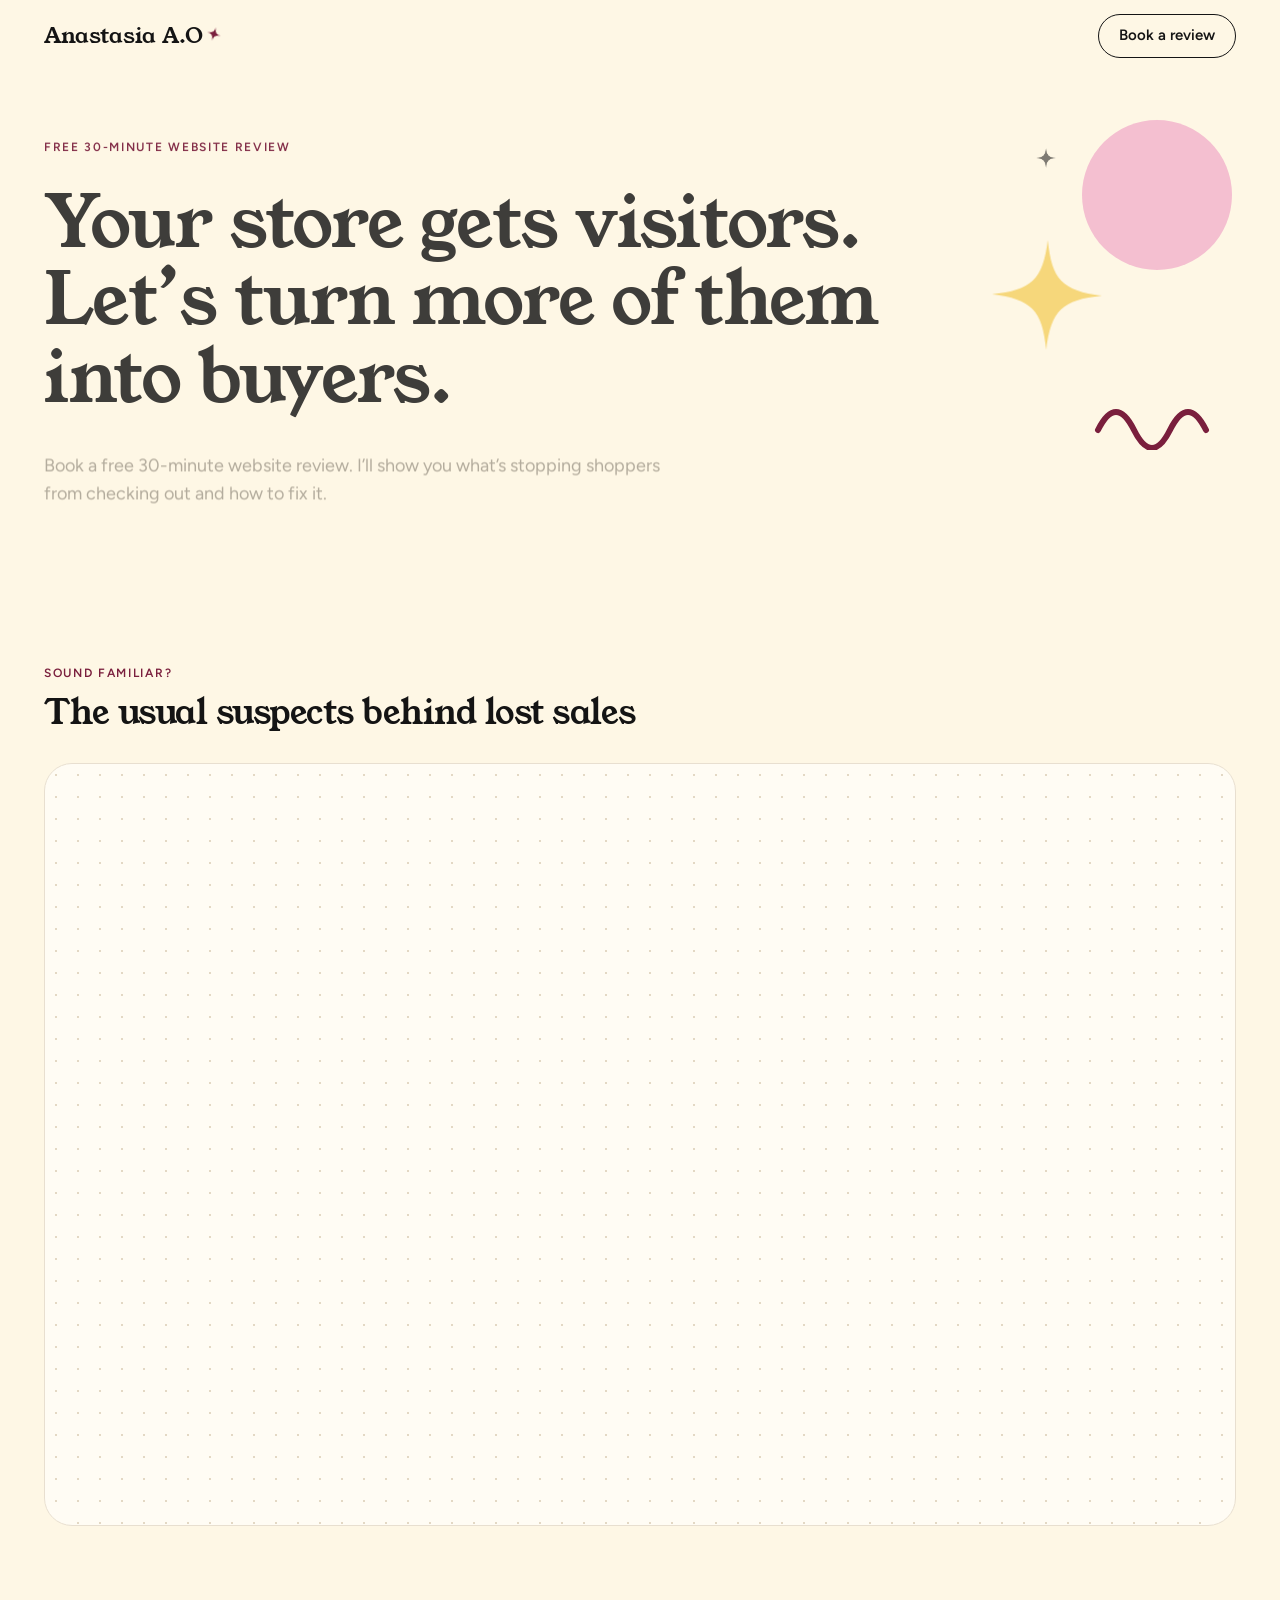
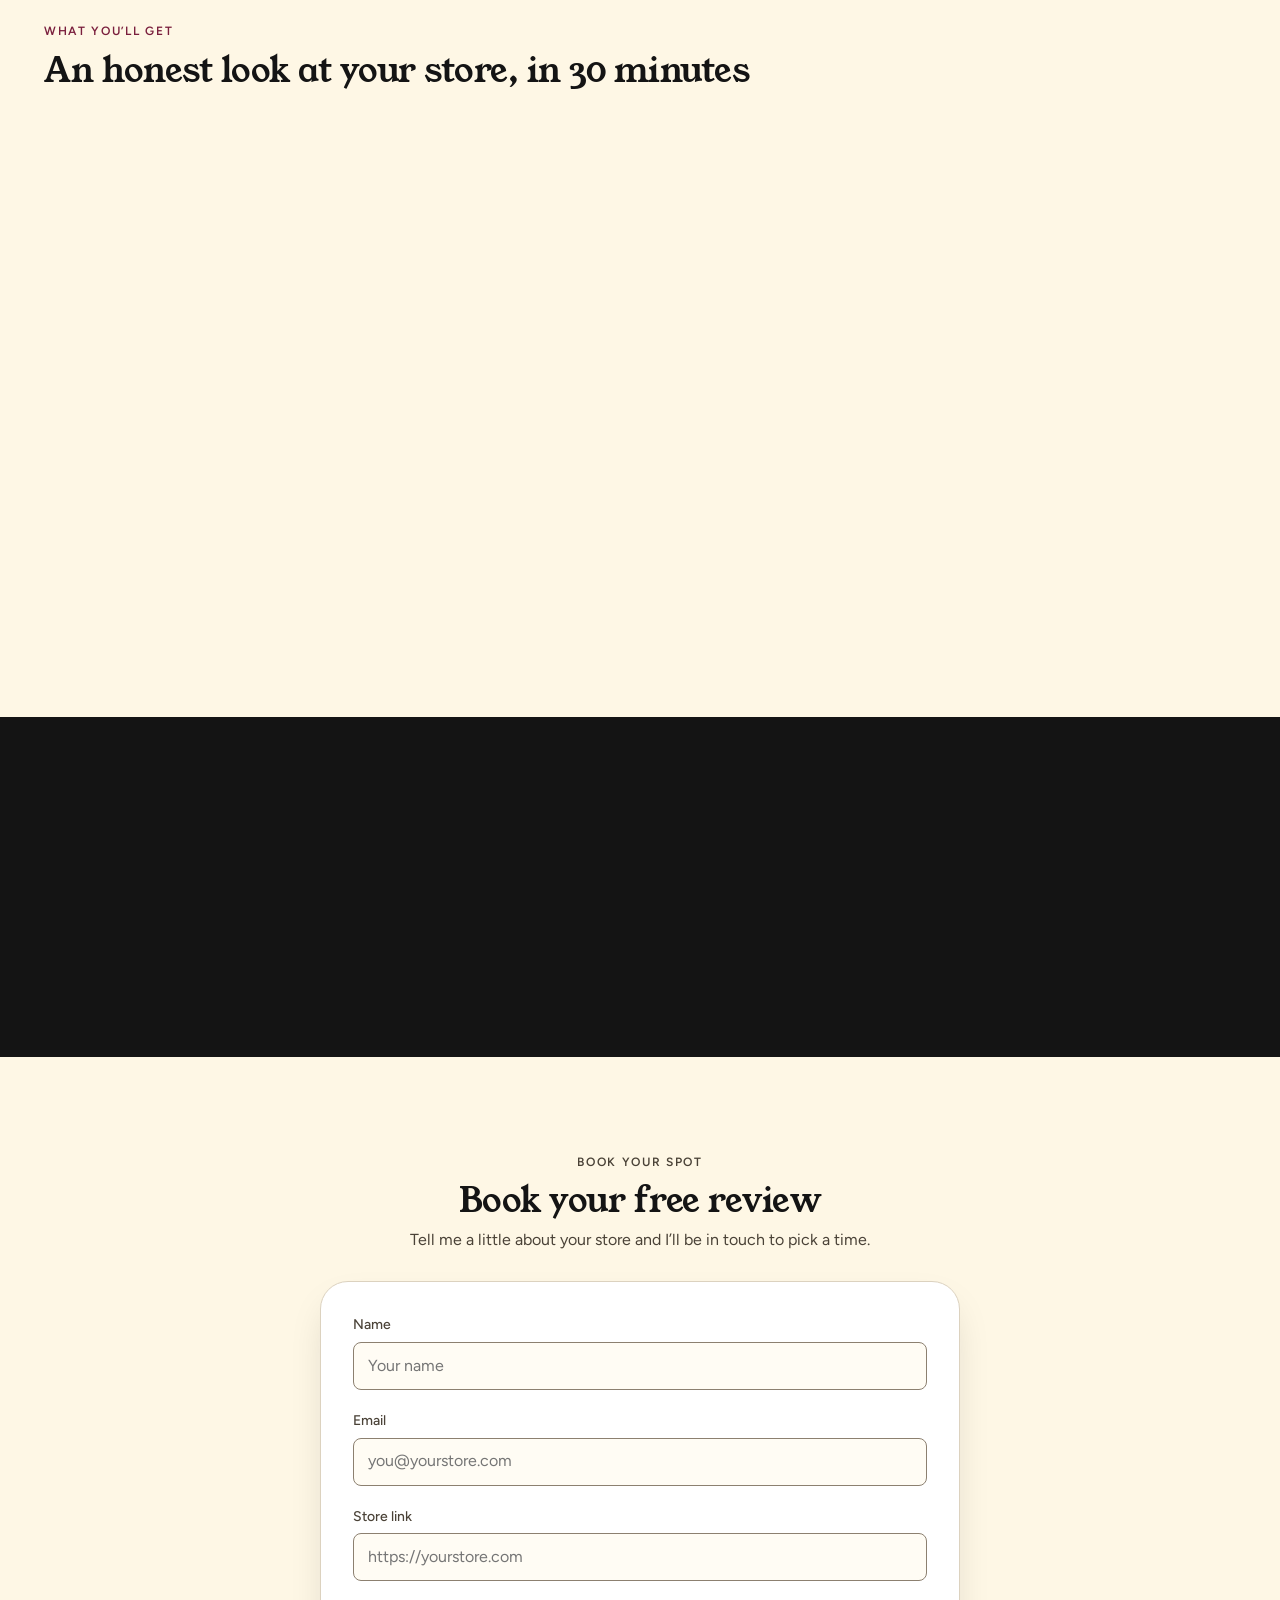
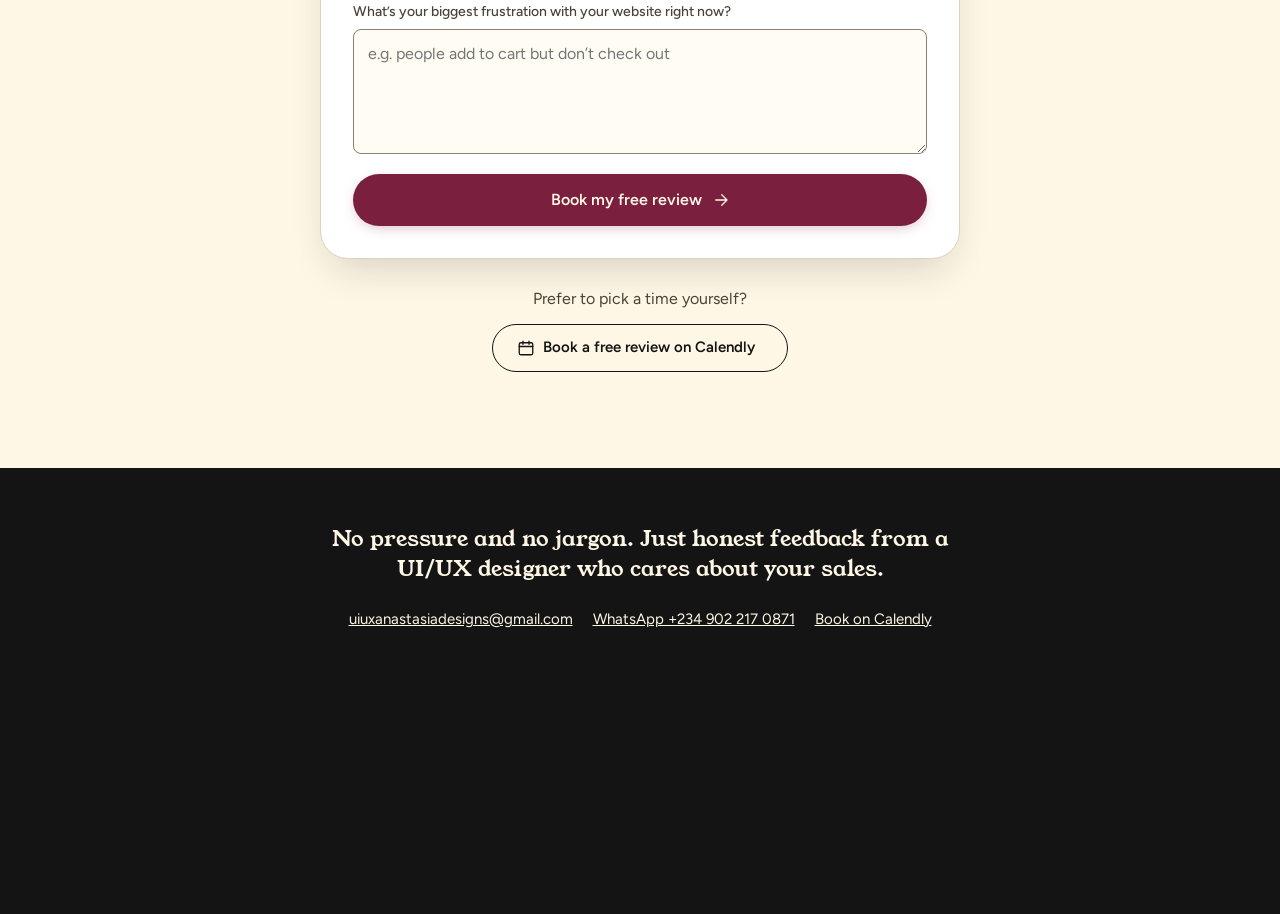
<file: index.html>
<!DOCTYPE html>
<html>
<head>
  <meta http-equiv="refresh" content="0; url=free-website-review/free-website-review/free-website-review/">
  <title>Free Website Review</title>
</head>
<body></body>
</html>
</file>
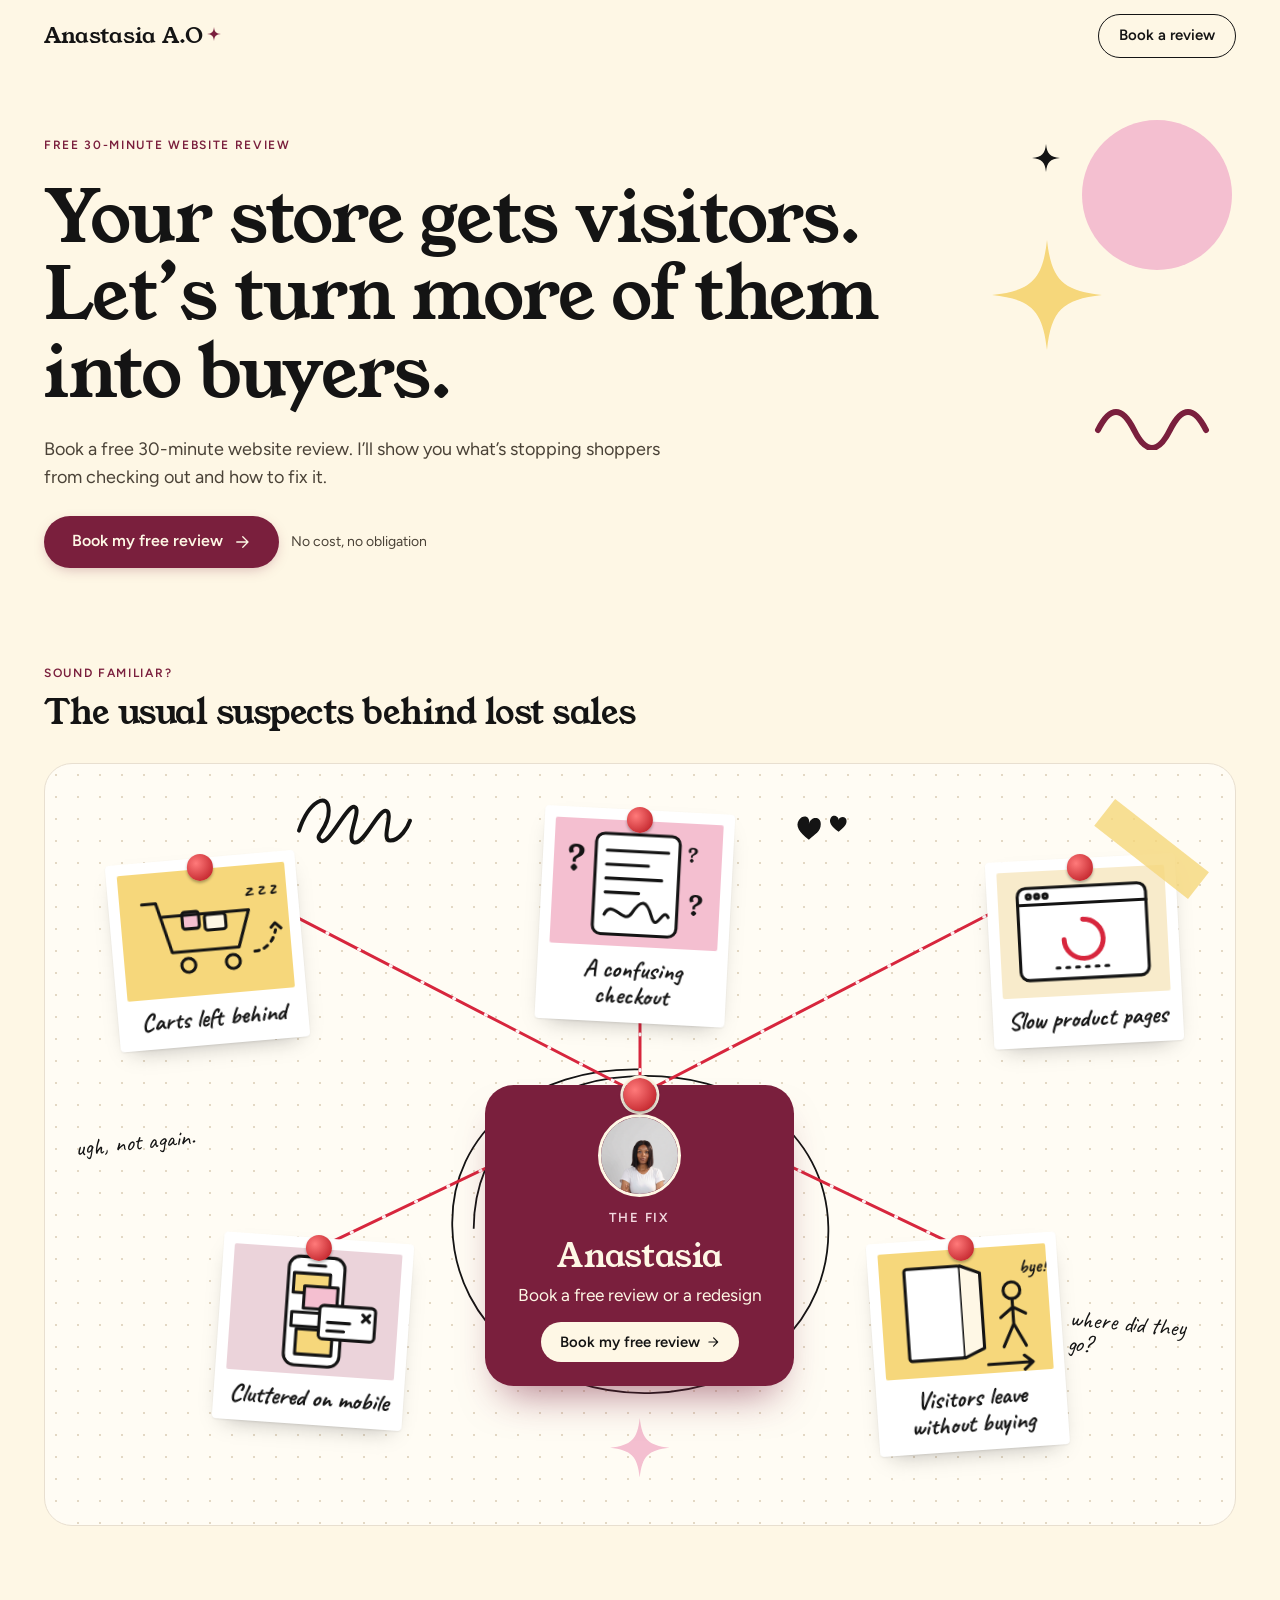
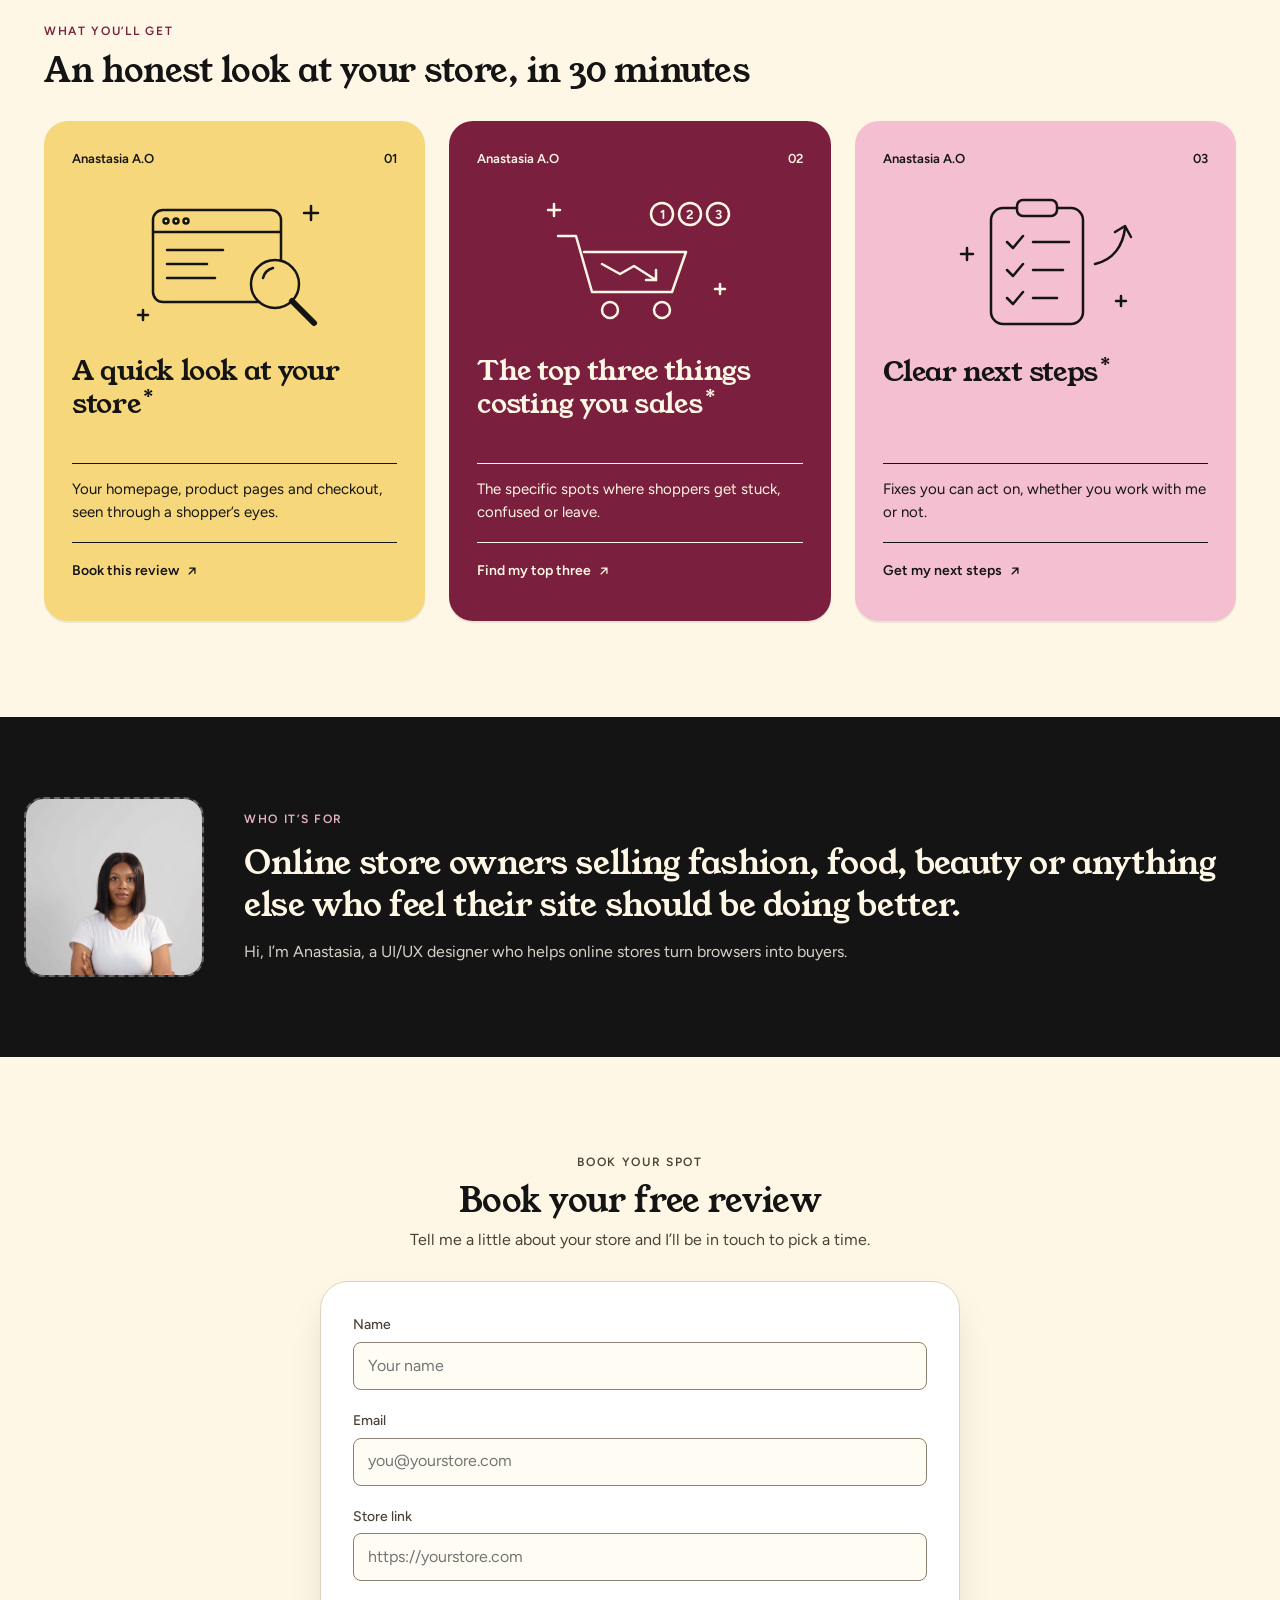
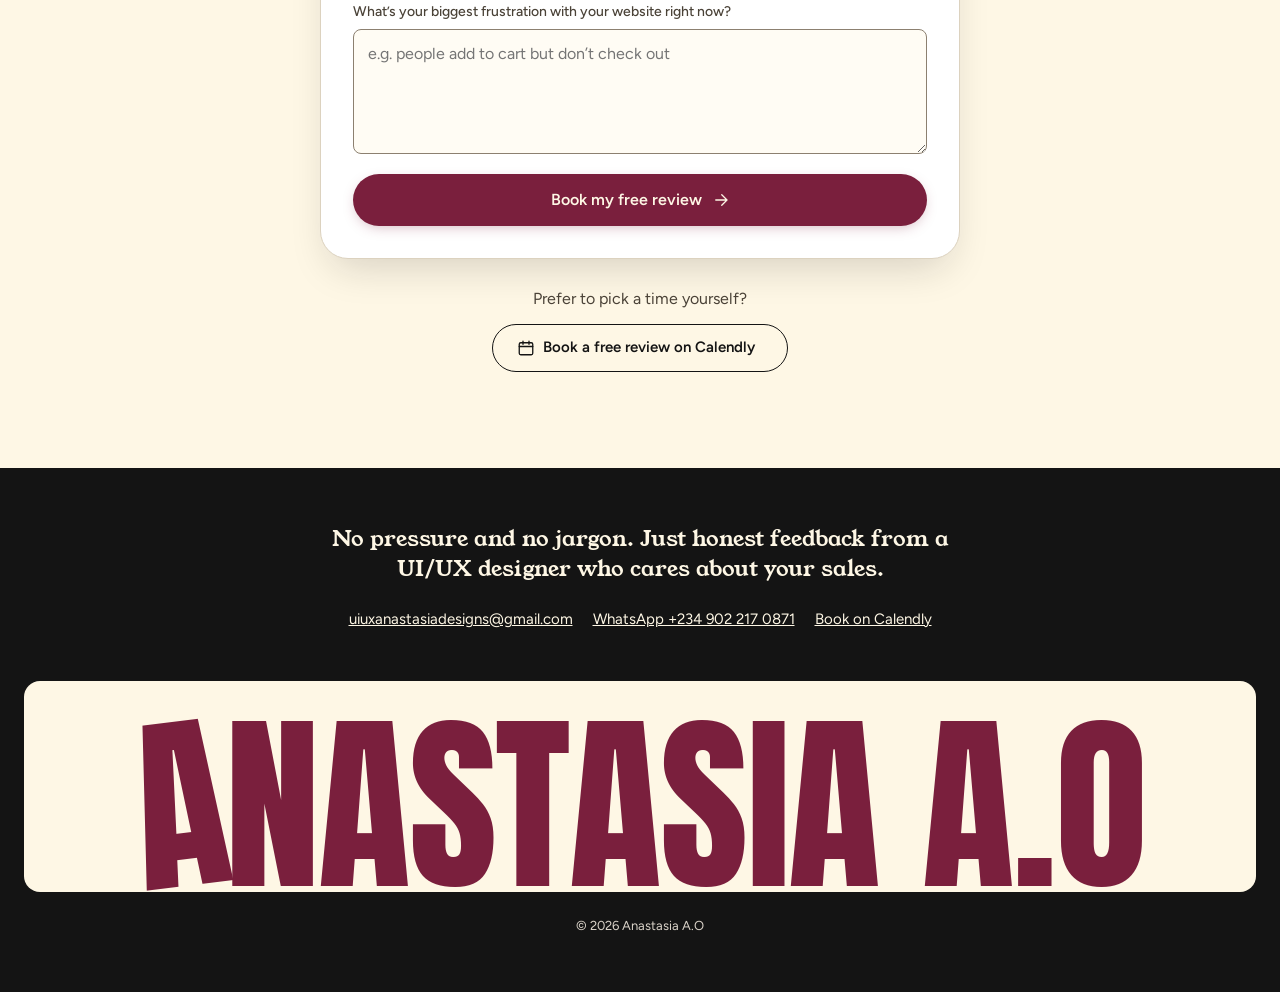
<file: free-website-review/free-website-review/free-website-review/index.html>
<!DOCTYPE html>
<html lang="en">
<head>
  <meta charset="utf-8">
  <meta name="viewport" content="width=device-width, initial-scale=1">
  <title>Free Website Review for Online Stores | Anastasia A.O</title>
  <meta name="description" content="Book a free 30-minute website review. UI/UX designer Anastasia A.O shows online store owners what is stopping shoppers from checking out and how to fix it.">
  <meta name="theme-color" content="#7A1F3D">
  <meta property="og:title" content="Free Website Review for Online Stores | Anastasia A.O">
  <meta property="og:description" content="Your store gets visitors. Let's turn more of them into buyers. Book a free 30-minute website review.">
  <meta property="og:type" content="website">
  <link rel="icon" href="favicon.svg" type="image/svg+xml">
  <link rel="preconnect" href="https://fonts.googleapis.com">
  <link rel="preconnect" href="https://fonts.gstatic.com" crossorigin>
  <link href="https://fonts.googleapis.com/css2?family=Young+Serif&amp;family=Figtree:wght@400;500;600;700&amp;family=Caveat:wght@500;700&amp;family=Anton&amp;display=swap" rel="stylesheet">
  <link rel="stylesheet" href="assets/css/styles.css">
</head>
<body>
<a class="skip-link" href="#book">Skip to the booking form</a>

<header class="site-header container">
  <a class="logo" href="#top" aria-label="Anastasia A.O, back to top">Anastasia A.O<svg class="logo-star" width="14" height="14" viewBox="0 0 100 100" fill="currentColor" aria-hidden="true"><path d="M50 0C54 36 64 46 100 50C64 54 54 64 50 100C46 64 36 54 0 50C36 46 46 36 50 0Z"/></svg></a>
  <a class="btn btn-outline" href="#book" data-book>Book a review</a>
</header>

<main id="top">

  <!-- Hero -->
  <section class="hero container" aria-labelledby="hero-title">
    <div class="hero-deco" aria-hidden="true">
      <div class="deco-circle"></div>
      <svg class="deco-spark" width="28" height="28" viewBox="0 0 100 100" fill="currentColor"><path d="M50 0C54 36 64 46 100 50C64 54 54 64 50 100C46 64 36 54 0 50C36 46 46 36 50 0Z"/></svg>
      <svg class="deco-star" width="110" height="110" viewBox="0 0 100 100" fill="currentColor"><path d="M50 0C54 36 64 46 100 50C64 54 54 64 50 100C46 64 36 54 0 50C36 46 46 36 50 0Z"/></svg>
      <svg class="deco-squiggle" width="120" height="60" viewBox="0 0 120 60" fill="none" stroke="currentColor" stroke-width="6" stroke-linecap="round"><path d="M6 40c12-24 24-24 36 0s24 24 36 0 24-24 36 0"/></svg>
    </div>
    <div class="hero-inner">
      <p class="overline rise d1" style="margin:0">Free 30-minute website review</p>
      <h1 id="hero-title" class="hero-title rise d2">Your store gets visitors. Let’s turn more of them into buyers.</h1>
      <p class="lead rise d3">Book a free 30-minute website review. I’ll show you what’s stopping shoppers from checking out and how to fix it.</p>
      <div class="cta-row rise d4">
        <a class="btn btn-solid" href="#book" data-book>Book my free review
          <svg class="arr" width="18" height="18" viewBox="0 0 24 24" fill="none" stroke="currentColor" stroke-width="1.75" stroke-linecap="round" stroke-linejoin="round" aria-hidden="true"><path d="M5 12h14M13 5l7 7-7 7"/></svg>
        </a>
        <span class="cta-note">No cost, no obligation</span>
      </div>
    </div>
  </section>

  <!-- Problems pinboard + offer -->
  <section class="offer container" aria-labelledby="problems-title">
    <div class="problems">
      <p class="overline">Sound familiar?</p>
      <h2 id="problems-title" class="h2">The usual suspects behind lost sales</h2>

      <div class="board">
        <svg class="doodle doodle-draw" viewBox="0 0 340 290" fill="none" stroke="#141414" stroke-width="1.5" aria-hidden="true" style="left:33%;top:37%;width:34%;height:49%"><path style="--len:2000" d="M170 8C80 6 10 60 12 140c2 86 80 142 166 140 90-2 152-62 150-140C326 60 254 8 160 14 84 18 30 70 30 142"/></svg>
        <svg class="doodle doodle-draw" viewBox="0 0 120 60" fill="none" stroke="#141414" stroke-width="4" stroke-linecap="round" aria-hidden="true" style="left:21%;top:3%;width:10%"><path style="--len:400" d="M4 44c10-30 30-40 30-20s-16 24-8 30 26-36 34-34-10 34 0 36 24-34 32-32-6 30 4 30 18-14 20-20"/></svg>
        <svg class="doodle" viewBox="0 0 60 40" fill="#141414" aria-hidden="true" style="left:63%;top:6%;width:5%"><path d="M14 30C4 22 0 16 4 10s12-4 10 4c2-8 12-8 12 0s-6 10-12 16z"/><path d="M44 22c-8-6-10-10-8-14s8-2 8 2c1-4 8-4 8 1s-4 7-8 11z"/></svg>
        <div class="doodle tape" aria-hidden="true"></div>
        <div class="doodle note note-1" aria-hidden="true">ugh, not again.</div>
        <div class="doodle note note-2" aria-hidden="true">where did they go?</div>
        <svg class="doodle" viewBox="0 0 100 100" fill="#F4BFD0" aria-hidden="true" style="left:47.5%;top:86%;width:5%"><path d="M50 0C54 36 64 46 100 50C64 54 54 64 50 100C46 64 36 54 0 50C36 46 46 36 50 0Z"/></svg>

        <svg class="threads" viewBox="0 0 1000 640" fill="none" stroke-linecap="round" aria-hidden="true">
          <path class="thread t1" style="--len:418" d="M130 87L500 278" stroke="#D7263D" stroke-width="2.5"/>
          <path class="thread t2" style="--len:232" d="M500 47L500 278" stroke="#D7263D" stroke-width="2.5"/>
          <path class="thread t3" style="--len:418" d="M870 87L500 278" stroke="#D7263D" stroke-width="2.5"/>
          <path class="thread t4" style="--len:300" d="M230 407L500 278" stroke="#D7263D" stroke-width="2.5"/>
          <path class="thread t5" style="--len:300" d="M770 407L500 278" stroke="#D7263D" stroke-width="2.5"/>
          <path class="flow" d="M130 87L500 278" stroke="#FFFFFF" stroke-width="2.5"/>
          <path class="flow" d="M500 47L500 278" stroke="#FFFFFF" stroke-width="2.5"/>
          <path class="flow" d="M870 87L500 278" stroke="#FFFFFF" stroke-width="2.5"/>
          <path class="flow" d="M230 407L500 278" stroke="#FFFFFF" stroke-width="2.5"/>
          <path class="flow" d="M770 407L500 278" stroke="#FFFFFF" stroke-width="2.5"/>
        </svg>

        <figure class="panel p1">
          <div class="panel-in">
            <span class="pin-phone" aria-hidden="true"></span>
            <div class="panel-art bg-butter">
              <svg viewBox="0 0 120 90" fill="none" stroke="#141414" stroke-width="2.2" stroke-linecap="round" stroke-linejoin="round" role="img" aria-label="A full shopping cart left behind"><rect x="44" y="30" width="12" height="12" rx="2" fill="#F4BFD0"/><rect x="60" y="33" width="15" height="11" rx="2" fill="#FEF7E5"/><path d="M16 22h10l9 36h48l9-26H30"/><circle cx="46" cy="68" r="5"/><circle cx="78" cy="68" r="5"/><text x="90" y="22" font-family="Caveat, cursive" font-size="16" font-weight="700" fill="#141414" stroke="none">z z z</text><path d="M94 62c8 0 14-6 16-14" stroke-dasharray="3 4"/><path d="M107 46l3-3 4 4"/></svg>
            </div>
            <figcaption class="cap">Carts left behind</figcaption>
          </div>
        </figure>

        <figure class="panel p2">
          <div class="panel-in">
            <span class="pin-phone" aria-hidden="true"></span>
            <div class="panel-art bg-blush">
              <svg viewBox="0 0 120 90" fill="none" stroke="#141414" stroke-width="2.2" stroke-linecap="round" stroke-linejoin="round" role="img" aria-label="A checkout form tangled into a mess"><rect x="30" y="10" width="60" height="72" rx="6" fill="#FFFFFF"/><path d="M38 22h44M38 32h30M38 42h40M38 52h24"/><path d="M38 68c6-12 14 8 20-2s10-10 14 2 8-8 12 0"/><text x="10" y="38" font-family="Young Serif, Georgia, serif" font-size="24" fill="#141414" stroke="none">?</text><text x="98" y="66" font-family="Young Serif, Georgia, serif" font-size="20" fill="#141414" stroke="none">?</text><text x="96" y="28" font-family="Young Serif, Georgia, serif" font-size="14" fill="#141414" stroke="none">?</text></svg>
            </div>
            <figcaption class="cap">A confusing checkout</figcaption>
          </div>
        </figure>

        <figure class="panel p3">
          <div class="panel-in">
            <span class="pin-phone" aria-hidden="true"></span>
            <div class="panel-art bg-cream">
              <svg viewBox="0 0 120 90" fill="none" stroke="#141414" stroke-width="2.2" stroke-linecap="round" stroke-linejoin="round" role="img" aria-label="A product page stuck loading"><rect x="14" y="12" width="92" height="66" rx="6" fill="#FFFFFF"/><path d="M14 24h92"/><circle cx="22" cy="18" r="1.5"/><circle cx="28" cy="18" r="1.5"/><circle cx="34" cy="18" r="1.5"/><g class="spin-fast" style="transform-origin:60px 50px"><path d="M60 36a14 14 0 1 1 -14 14" stroke="#D7263D" stroke-width="3.5"/></g><path d="M40 70h40" stroke-dasharray="2 5"/></svg>
            </div>
            <figcaption class="cap">Slow product pages</figcaption>
          </div>
        </figure>

        <figure class="panel p4">
          <div class="panel-in">
            <span class="pin-phone" aria-hidden="true"></span>
            <div class="panel-art bg-rose">
              <svg viewBox="0 0 120 90" fill="none" stroke="#141414" stroke-width="2.2" stroke-linecap="round" stroke-linejoin="round" role="img" aria-label="A phone screen crowded with overlapping boxes and a pop-up"><rect x="40" y="6" width="40" height="78" rx="8" fill="#FFFFFF"/><path d="M54 12h12"/><rect x="44" y="18" width="26" height="14" fill="#F6D77B"/><rect x="52" y="27" width="24" height="16" fill="#F4BFD0"/><rect x="44" y="46" width="30" height="10"/><rect x="48" y="58" width="26" height="18" fill="#F6D77B"/><rect x="64" y="40" width="40" height="24" rx="3" fill="#FFFFFF"/><path d="M95 45l5 5M100 45l-5 5"/><path d="M70 52h16M70 58h12"/></svg>
            </div>
            <figcaption class="cap">Cluttered on mobile</figcaption>
          </div>
        </figure>

        <figure class="panel p5">
          <div class="panel-in">
            <span class="pin-phone" aria-hidden="true"></span>
            <div class="panel-art bg-butter">
              <svg viewBox="0 0 120 90" fill="none" stroke="#141414" stroke-width="2.2" stroke-linecap="round" stroke-linejoin="round" role="img" aria-label="A shopper walking out of an open store door"><rect x="18" y="12" width="40" height="66" rx="2" fill="#FFFFFF"/><path d="M58 12l14 6v54l-14 6" fill="#FEF7E5"/><circle cx="94" cy="32" r="6"/><path d="M94 38v18M94 56l-8 16M94 56l8 16M94 44l-9 7M94 44l9 5"/><text x="100" y="20" font-family="Caveat, cursive" font-size="14" font-weight="700" fill="#141414" stroke="none">bye!</text><path d="M74 84h32M100 79l6 5-6 5"/></svg>
            </div>
            <figcaption class="cap">Visitors leave without buying</figcaption>
          </div>
        </figure>

        <div class="hub">
          <img class="hub-photo" src="assets/images/IMG_7568.PNG" alt="Anastasia A.O" width="96" height="96">
          <div class="hub-kicker">The fix</div>
          <div class="hub-name">Anastasia</div>
          <div class="hub-sub">Book a free review or a redesign</div>
          <a class="btn btn-cream" href="#book" data-book>Book my free review<svg class="arr" width="14" height="14" viewBox="0 0 24 24" fill="none" stroke="currentColor" stroke-width="2" stroke-linecap="round" stroke-linejoin="round" aria-hidden="true"><path d="M5 12h14M13 5l7 7-7 7"/></svg></a>
        </div>

        <span class="pin pin1" aria-hidden="true" style="left:13%;top:13.59%"></span>
        <span class="pin pin2" aria-hidden="true" style="left:50%;top:7.34%"></span>
        <span class="pin pin3" aria-hidden="true" style="left:87%;top:13.59%"></span>
        <span class="pin pin4" aria-hidden="true" style="left:23%;top:63.59%"></span>
        <span class="pin pin5" aria-hidden="true" style="left:77%;top:63.59%"></span>
        <span class="pin pin0" aria-hidden="true" style="left:50%;top:43.44%"></span>
      </div>
    </div>

    <p class="overline">What you’ll get</p>
    <h2 class="h2">An honest look at your store, in 30 minutes</h2>
    <div class="cards reveal">
      <article class="card card-a">
        <div class="card-top"><span>Anastasia A.O</span><span>01</span></div>
        <div class="illo">
          <svg width="200" height="140" viewBox="0 0 200 140" fill="none" stroke="currentColor" stroke-width="2.5" stroke-linecap="round" stroke-linejoin="round" aria-hidden="true"><rect x="18" y="18" width="128" height="92" rx="10"/><path d="M18 40h128"/><circle cx="31" cy="29" r="2.5"/><circle cx="41" cy="29" r="2.5"/><circle cx="51" cy="29" r="2.5"/><path d="M32 58h56M32 72h40M32 86h48"/><circle cx="140" cy="92" r="24" fill="#F6D77B"/><path d="M128 86a14 14 0 0 1 10-10"/><path d="M157 109l22 22" stroke-width="6"/><g class="sparkle"><path d="M176 14v14M169 21h14"/></g><g class="sparkle"><path d="M8 118v10M3 123h10"/></g></svg>
        </div>
        <h3>A quick look at your store<sup>*</sup></h3>
        <div class="card-rule first"><p>Your homepage, product pages and checkout, seen through a shopper’s eyes.</p></div>
        <div class="card-rule last"><a class="card-link" href="#book" data-book>Book this review<svg width="14" height="14" viewBox="0 0 24 24" fill="none" stroke="currentColor" stroke-width="2.25" stroke-linecap="round" stroke-linejoin="round" aria-hidden="true"><path d="M7 17L17 7M8 7h9v9"/></svg></a></div>
      </article>

      <article class="card card-b">
        <div class="card-top"><span>Anastasia A.O</span><span>02</span></div>
        <div class="illo">
          <svg width="200" height="140" viewBox="0 0 200 140" fill="none" stroke="currentColor" stroke-width="2.5" stroke-linecap="round" stroke-linejoin="round" aria-hidden="true"><path d="M18 44h18l16 56h80l14-40H44"/><circle cx="70" cy="118" r="8"/><circle cx="122" cy="118" r="8"/><path d="M62 72l18 10 14-8 22 14"/><path d="M106 88h10v-10"/><circle cx="122" cy="22" r="11"/><circle cx="150" cy="22" r="11"/><circle cx="178" cy="22" r="11"/><text x="122" y="27" text-anchor="middle" font-size="13" font-family="Figtree, sans-serif" font-weight="700" fill="currentColor" stroke="none">1</text><text x="150" y="27" text-anchor="middle" font-size="13" font-family="Figtree, sans-serif" font-weight="700" fill="currentColor" stroke="none">2</text><text x="178" y="27" text-anchor="middle" font-size="13" font-family="Figtree, sans-serif" font-weight="700" fill="currentColor" stroke="none">3</text><g class="sparkle"><path d="M14 12v12M8 18h12"/></g><g class="sparkle"><path d="M180 92v10M175 97h10"/></g></svg>
        </div>
        <h3>The top three things costing you sales<sup>*</sup></h3>
        <div class="card-rule first"><p>The specific spots where shoppers get stuck, confused or leave.</p></div>
        <div class="card-rule last"><a class="card-link" href="#book" data-book>Find my top three<svg width="14" height="14" viewBox="0 0 24 24" fill="none" stroke="currentColor" stroke-width="2.25" stroke-linecap="round" stroke-linejoin="round" aria-hidden="true"><path d="M7 17L17 7M8 7h9v9"/></svg></a></div>
      </article>

      <article class="card card-c">
        <div class="card-top"><span>Anastasia A.O</span><span>03</span></div>
        <div class="illo">
          <svg width="200" height="140" viewBox="0 0 200 140" fill="none" stroke="currentColor" stroke-width="2.5" stroke-linecap="round" stroke-linejoin="round" aria-hidden="true"><rect x="46" y="16" width="92" height="116" rx="12"/><rect x="72" y="8" width="40" height="16" rx="6" fill="#F4BFD0"/><path d="M62 50l6 6 10-12"/><path d="M88 50h36"/><path d="M62 78l6 6 10-12"/><path d="M88 78h30"/><path d="M62 106l6 6 10-12"/><path d="M88 106h24"/><path d="M150 72c18-4 28-18 30-36"/><path d="M170 40l10-6 6 11"/><g class="sparkle"><path d="M22 56v12M16 62h12"/></g><g class="sparkle"><path d="M176 104v10M171 109h10"/></g></svg>
        </div>
        <h3>Clear next steps<sup>*</sup></h3>
        <div class="card-rule first"><p>Fixes you can act on, whether you work with me or not.</p></div>
        <div class="card-rule last"><a class="card-link" href="#book" data-book>Get my next steps<svg width="14" height="14" viewBox="0 0 24 24" fill="none" stroke="currentColor" stroke-width="2.25" stroke-linecap="round" stroke-linejoin="round" aria-hidden="true"><path d="M7 17L17 7M8 7h9v9"/></svg></a></div>
      </article>
    </div>
  </section>

  <!-- Who it's for -->
  <section class="who" aria-labelledby="who-title">
    <div class="who-row reveal">
      <img class="photo" src="assets/images/IMG_7568.PNG" alt="Anastasia A.O, UI/UX designer" width="180" height="180">
      <div class="who-copy">
        <p id="who-title" class="overline">Who it’s for</p>
        <p class="who-statement">Online store owners selling fashion, food, beauty or anything else who feel their site should be doing better.</p>
        <p class="who-intro">Hi, I’m Anastasia, a UI/UX designer who helps online stores turn browsers into buyers.</p>
      </div>
    </div>
  </section>

  <!-- Booking form -->
  <section id="book" class="book container" aria-labelledby="book-title">
    <div class="book-inner">
      <div class="book-head">
        <p class="overline">Book your spot</p>
        <h2 id="book-title" class="h2">Book your free review</h2>
        <p>Tell me a little about your store and I’ll be in touch to pick a time.</p>
      </div>

      <form id="booking-form" class="form-card" novalidate>
        <input type="hidden" name="_subject" value="New free website review request">
        <input type="hidden" name="_template" value="table">
        <input type="text" name="_honey" class="honeypot" tabindex="-1" autocomplete="off" aria-hidden="true">
        <div class="field">
          <label for="name">Name</label>
          <input id="name" name="name" type="text" autocomplete="name" required placeholder="Your name">
        </div>
        <div class="field">
          <label for="email">Email</label>
          <input id="email" name="email" type="email" autocomplete="email" required placeholder="you@yourstore.com">
        </div>
        <div class="field">
          <label for="store">Store link</label>
          <input id="store" name="store_link" type="url" autocomplete="url" required placeholder="https://yourstore.com">
        </div>
        <div class="field">
          <label for="frustration">What’s your biggest frustration with your website right now?</label>
          <textarea id="frustration" name="frustration" rows="4" placeholder="e.g. people add to cart but don’t check out"></textarea>
        </div>
        <p id="form-error" class="form-error" role="alert" hidden>Something went wrong and your request wasn’t sent. Please try again, or message me on WhatsApp at +234 902 217 0871.</p>
        <button id="submit-btn" type="submit" class="btn btn-solid"><span id="submit-label">Book my free review</span><svg class="arr" width="18" height="18" viewBox="0 0 24 24" fill="none" stroke="currentColor" stroke-width="1.75" stroke-linecap="round" stroke-linejoin="round" aria-hidden="true"><path d="M5 12h14M13 5l7 7-7 7"/></svg></button>
      </form>

      <div id="booking-success" class="form-card success" role="status" hidden>
        <svg class="twinkle" width="40" height="40" viewBox="0 0 100 100" fill="#E0A630" aria-hidden="true"><path d="M50 0C54 36 64 46 100 50C64 54 54 64 50 100C46 64 36 54 0 50C36 46 46 36 50 0Z"/></svg>
        <h3 tabindex="-1">Thank you, your request is in.</h3>
        <p>I’ll email you within a day to set up your review.</p>
        <button id="send-again" type="button" class="btn btn-outline">Send another request</button>
      </div>

      <div class="calendly">
        <p>Prefer to pick a time yourself?</p>
        <a class="btn btn-outline btn-cal" href="https://calendly.com/uiuxanastasiadesigns" target="_blank" rel="noopener">
          <svg width="18" height="18" viewBox="0 0 24 24" fill="none" stroke="currentColor" stroke-width="1.75" stroke-linecap="round" stroke-linejoin="round" aria-hidden="true"><rect x="3" y="5" width="18" height="16" rx="2"/><path d="M3 10h18M8 3v4M16 3v4"/></svg>
          Book a free review on Calendly<span class="visually-hidden"> (opens in a new tab)</span>
        </a>
      </div>
    </div>
  </section>
</main>

<footer class="site-footer">
  <div class="footer-copy">
    <p class="foot-p">No pressure and no jargon. Just honest feedback from a UI/UX designer who cares about your sales.</p>
    <div class="contact">
      <a href="mailto:uiuxanastasiadesigns@gmail.com">uiuxanastasiadesigns@gmail.com</a>
      <a href="https://wa.me/2349022170871" target="_blank" rel="noopener">WhatsApp +234 902 217 0871</a>
      <a href="https://calendly.com/uiuxanastasiadesigns" target="_blank" rel="noopener">Book on Calendly</a>
    </div>
  </div>
  <div class="bigname-wrap reveal">
    <div class="bigname" role="img" aria-label="Anastasia A.O"><span class="l tilt" aria-hidden="true">A</span><span class="l" aria-hidden="true">n</span><span class="l" aria-hidden="true">a</span><span class="l" aria-hidden="true">s</span><span class="l" aria-hidden="true">t</span><span class="l" aria-hidden="true">a</span><span class="l" aria-hidden="true">s</span><span class="l" aria-hidden="true">i</span><span class="l" aria-hidden="true">a</span><span aria-hidden="true">&#160;</span><span class="l" aria-hidden="true">A</span><span class="l" aria-hidden="true">.</span><span class="l" aria-hidden="true">O</span></div>
  </div>
  <p class="copyright">© <span id="year">2026</span> Anastasia A.O</p>
</footer>

<script src="assets/js/main.js" defer></script>
</body>
</html>
</file>
<file: free-website-review/free-website-review/free-website-review/assets/css/styles.css>
/* =========================================================
   Free Website Review — Anastasia A.O
   Styles for the booking page. Tokens first, then layout,
   components, motion and responsive rules.
   ========================================================= */

:root {
  /* Brand colours */
  --cream-50: #FFFCF4;
  --cream-100: #FEF7E5;
  --cream-200: #F8EBCB;
  --burgundy-700: #7A1F3D;
  --burgundy-800: #5E1730;
  --burgundy-100: #F3D9E0;
  --black: #141414;
  --butter: #F6D77B;
  --blush: #F4BFD0;
  --rose: #EBD3DA;
  --thread-red: #D7263D;
  --gold: #E0A630;

  /* Neutrals */
  --ink-900: #1E1A14;
  --ink-700: #4A4237;
  --ink-500: #8C8070;
  --ink-200: #DCD2BF;
  --line-soft: #E8DFD0;
  --white: #FFFFFF;
  --on-dark-muted: #D9D2C8;
  --on-dark-accent: #E8B4C2;

  /* Type */
  --font-display: "Young Serif", Georgia, serif;
  --font-body: "Figtree", system-ui, -apple-system, "Segoe UI", sans-serif;
  --font-hand: "Caveat", "Comic Sans MS", cursive;
  --font-poster: "Anton", "Arial Narrow", Impact, sans-serif;

  /* Layout */
  --container: 1240px;
  --gutter: 24px;
  --radius-sm: 8px;
  --radius-md: 16px;
  --radius-lg: 24px;
  --radius-xl: 28px;
  --radius-pill: 999px;

  /* Motion */
  --ease-out: cubic-bezier(.22, 1, .36, 1);
  --ease-spring: cubic-bezier(.34, 1.56, .64, 1);
}

*, *::before, *::after { box-sizing: border-box; }
html { scroll-behavior: smooth; }
body {
  margin: 0;
  background: var(--cream-100);
  color: var(--ink-900);
  font-family: var(--font-body);
  font-size: 16px;
  line-height: 1.55;
  -webkit-font-smoothing: antialiased;
}
img, svg { max-width: 100%; }
a { color: var(--burgundy-700); }
a:hover { color: var(--burgundy-800); }
input, textarea, button { font: inherit; }

.container { max-width: var(--container); margin: 0 auto; padding-left: var(--gutter); padding-right: var(--gutter); }
.visually-hidden { position: absolute !important; width: 1px; height: 1px; overflow: hidden; clip: rect(0 0 0 0); white-space: nowrap; }

.skip-link {
  position: absolute; left: 16px; top: -60px; z-index: 50;
  background: var(--black); color: var(--cream-100);
  padding: 10px 16px; border-radius: var(--radius-sm); text-decoration: none; font-weight: 600;
}
.skip-link:focus { top: 16px; color: var(--cream-100); }

/* ---------- Shared text styles ---------- */
.overline {
  font-size: 12px; font-weight: 600; letter-spacing: .14em; text-transform: uppercase;
  color: var(--burgundy-700); margin: 0 0 12px;
}
.h2 {
  margin: 0 0 32px; font-family: var(--font-display); font-weight: 400;
  font-size: 34px; line-height: 1.08; letter-spacing: -.015em; color: var(--black);
}

/* ---------- Buttons ---------- */
.btn {
  display: inline-flex; align-items: center; justify-content: center; gap: 10px;
  border-radius: var(--radius-pill); font-weight: 600; text-decoration: none; cursor: pointer;
  transition: transform .25s var(--ease-spring), box-shadow .25s ease, background-color .2s ease, color .2s ease, filter .2s ease;
}
.btn:hover { transform: translateY(-3px); }
.btn:active { transform: translateY(0) scale(.97); }
.btn:focus-visible, .card-link:focus-visible { outline: 3px solid var(--burgundy-700); outline-offset: 3px; }
.btn .arr { transition: transform .25s ease; }
.btn:hover .arr { transform: translateX(4px); }

.btn-solid {
  min-height: 52px; padding: 0 28px; border: 0;
  background: var(--burgundy-700); color: var(--cream-100); font-size: 16px;
  box-shadow: 0 4px 14px -4px rgba(122, 31, 61, .35);
}
.btn-solid:hover { color: var(--cream-100); filter: brightness(.88); box-shadow: 0 14px 24px -10px rgba(122, 31, 61, .6); }
.btn-outline {
  min-height: 44px; padding: 0 20px; border: 1px solid var(--black);
  background: transparent; color: var(--black); font-size: 15px;
}
.btn-outline:hover { background: var(--black); color: var(--cream-100); }
.btn-cream { min-height: 40px; padding: 0 1.6cqw; background: var(--cream-100); color: var(--black); font-size: max(12px, 1.25cqw); gap: 6px; }
.btn-cream:hover { color: var(--black); }
button[disabled] { opacity: .75; cursor: progress; }

/* ---------- Header ---------- */
.site-header { min-height: 72px; display: flex; flex-wrap: wrap; gap: 12px; justify-content: space-between; align-items: center; }
.logo { font-family: var(--font-display); font-size: 22px; color: var(--black); text-decoration: none; }
.logo:hover { color: var(--black); }
.logo-star { display: inline-block; color: var(--burgundy-700); margin-left: 4px; vertical-align: 2px; transform-origin: 50% 50%; animation: spin 8s linear infinite; }

/* ---------- Hero ---------- */
.hero { position: relative; padding-top: 64px; padding-bottom: 96px; }
.hero-inner { position: relative; z-index: 1; display: flex; flex-direction: column; gap: 24px; align-items: flex-start; max-width: 880px; }
.hero-title { margin: 0; font-family: var(--font-display); font-weight: 400; font-size: clamp(2.6rem, 6vw, 4.5rem); line-height: 1.08; letter-spacing: -.015em; color: var(--black); }
.lead { margin: 0; font-size: 18px; max-width: 620px; color: var(--ink-700); }
.cta-row { display: flex; flex-wrap: wrap; gap: 12px; align-items: center; }
.cta-note { font-size: 14px; color: var(--ink-700); }
.hero-deco { position: absolute; top: 48px; right: 8px; width: 260px; height: 340px; pointer-events: none; }
.deco-circle { position: absolute; top: 0; right: 20px; width: 150px; height: 150px; border-radius: 50%; background: var(--blush); animation: floaty 5s ease-in-out infinite; }
.deco-spark { position: absolute; top: 24px; left: 40px; color: var(--black); animation: twinkle 1.2s ease-in-out infinite alternate; }
.deco-star { position: absolute; top: 120px; left: 0; color: var(--butter); animation: spin 14s linear infinite; }
.deco-squiggle { position: absolute; bottom: 10px; right: 40px; color: var(--burgundy-700); animation: floaty 4s ease-in-out infinite reverse; }

/* ---------- Pinboard ---------- */
.problems { margin-bottom: 96px; }
.board {
  position: relative; container-type: inline-size; aspect-ratio: 1000 / 640;
  background-color: var(--cream-50);
  background-image: radial-gradient(#E3D8C4 1px, transparent 1px); background-size: 22px 22px;
  border: 1px solid var(--line-soft); border-radius: var(--radius-xl); overflow: hidden;
}
.threads { position: absolute; inset: 0; width: 100%; height: 100%; z-index: 1; }
.thread { stroke-dasharray: var(--len); stroke-dashoffset: 0; }
.flow { stroke-dasharray: 1 29; opacity: 0; animation: flow 1.6s linear infinite; }

.panel { position: absolute; width: 16%; margin: 0; z-index: 2; transform: rotate(var(--r)); transform-origin: 50% 4%; }
.panel:hover { z-index: 4; }
.panel-in {
  position: relative; background: var(--white); padding: 6% 6% 0; border-radius: 4px;
  box-shadow: 0 10px 22px -12px rgba(20, 20, 20, .35), 0 1px 2px rgba(20, 20, 20, .08);
  transition: transform .35s var(--ease-spring), box-shadow .35s ease;
}
.panel:hover .panel-in { transform: translateY(-8px) scale(1.06); box-shadow: 0 26px 34px -16px rgba(20, 20, 20, .45); }
.panel-art { aspect-ratio: 4 / 3; border-radius: 2px; display: flex; align-items: center; justify-content: center; }
.panel-art svg { width: 100%; height: auto; }
.cap { font-family: var(--font-hand); font-weight: 700; font-size: max(13px, 2.1cqw); line-height: 1.05; text-align: center; color: var(--black); padding: 6% 2% 8%; }
.p1 { --r: -5deg; left: 5%; top: 12.34%; }
.p2 { --r: 3deg; left: 42%; top: 6.09%; }
.p3 { --r: -3deg; left: 79%; top: 12.34%; }
.p4 { --r: 4deg; left: 15%; top: 62.34%; }
.p5 { --r: -4deg; left: 69%; top: 62.34%; }
.bg-butter { background: var(--butter); }
.bg-blush { background: var(--blush); }
.bg-cream { background: var(--cream-200); }
.bg-rose { background: var(--rose); }

.pin, .pin-phone { border-radius: 50%; background: radial-gradient(circle at 35% 35%, #FF7A7A, #B5121B); box-shadow: 0 2px 3px rgba(0, 0, 0, .3); }
.pin { position: absolute; width: 2.2%; aspect-ratio: 1; z-index: 3; transform: translate(-50%, -50%); }
.pin0 { width: 2.8%; box-shadow: 0 2px 4px rgba(0, 0, 0, .35), 0 0 0 3px var(--cream-100); }
.pin-phone { display: none; position: absolute; left: 50%; top: -7px; width: 14px; height: 14px; margin-left: -7px; }

.hub {
  position: absolute; left: 37%; top: 42.19%; width: 26%; z-index: 2;
  background: var(--burgundy-700); color: var(--cream-100); border-radius: 2.4cqw; padding: 2.4cqw 2cqw 2cqw;
  display: flex; flex-direction: column; align-items: center; text-align: center; gap: .9cqw;
  box-shadow: 0 24px 40px -18px rgba(122, 31, 61, .6);
}
.hub::after { content: ""; position: absolute; inset: -6px; border: 2px solid var(--thread-red); border-radius: inherit; opacity: 0; pointer-events: none; }
.hub-photo { width: 7cqw; height: 7cqw; border-radius: 50%; border: 3px solid var(--cream-100); object-fit: cover; background: var(--blush); }
.hub-kicker { font-size: max(10px, 1.1cqw); font-weight: 600; letter-spacing: .14em; text-transform: uppercase; color: var(--burgundy-100); }
.hub-name { font-family: var(--font-display); font-size: max(16px, 2.8cqw); line-height: 1.05; }
.hub-sub { font-size: max(11px, 1.45cqw); line-height: 1.3; }
.hub .btn-cream { margin-top: .4cqw; }

.doodle { position: absolute; z-index: 1; }
.note { font-family: var(--font-hand); font-size: max(12px, 2cqw); line-height: 1.05; color: var(--black); width: 12%; }
.note-1 { left: 2.5%; top: 48%; transform: rotate(-6deg); }
.note-2 { left: 86%; top: 72%; transform: rotate(5deg); }
.tape { left: 88%; top: 9%; width: 10%; height: 4.5%; background: rgba(246, 215, 123, .8); transform: rotate(38deg); z-index: 3; }
.doodle-draw path { stroke-dasharray: var(--len); }
.spin-fast { animation: spin 1.1s linear infinite; }

/* Board entrance: runs when .play is added by main.js */
.board.armed:not(.play) .thread { stroke-dashoffset: var(--len); }
.board.armed:not(.play) .panel, .board.armed:not(.play) .hub, .board.armed:not(.play) .doodle { opacity: 0; }
.board.armed:not(.play) .pin { transform: translate(-50%, -50%) scale(0); }
.board.play .thread { animation: draw 1.1s cubic-bezier(.65, 0, .35, 1) both; }
.board.play .t1 { animation-delay: .7s; } .board.play .t2 { animation-delay: .85s; } .board.play .t3 { animation-delay: 1s; } .board.play .t4 { animation-delay: 1.15s; } .board.play .t5 { animation-delay: 1.3s; }
.board.play .flow { opacity: .95; transition: opacity .5s ease 2.5s; }
.board.play .panel { animation: drop .7s var(--ease-spring) both, sway 6s ease-in-out 2s infinite; }
.board.play .p2 { animation-delay: .1s, 2.4s; } .board.play .p3 { animation-delay: .2s, 2.8s; } .board.play .p4 { animation-delay: .3s, 3.2s; } .board.play .p5 { animation-delay: .4s, 3.6s; }
.board.play .pin { animation: pinpop .4s var(--ease-spring) both; }
.board.play .pin1 { animation-delay: .5s; } .board.play .pin2 { animation-delay: .6s; } .board.play .pin3 { animation-delay: .7s; } .board.play .pin4 { animation-delay: .8s; } .board.play .pin5 { animation-delay: .9s; } .board.play .pin0 { animation-delay: 1.9s; }
.board.play .hub { animation: pop .7s var(--ease-spring) 1.5s both; }
.board.play .hub::after { animation: ring 2.2s ease-out 2.4s infinite; }
.board.play .doodle { animation: fadein .8s ease 1.8s both; }
.board.play .doodle-draw path { animation: draw 1.6s ease 1.8s both; }

/* ---------- Offer cards ---------- */
.offer { padding-bottom: 96px; }
.cards { display: grid; grid-template-columns: repeat(3, minmax(0, 1fr)); gap: 24px; align-items: stretch; }
.card {
  position: relative; border-radius: var(--radius-lg); padding: 28px; min-height: 500px;
  display: flex; flex-direction: column; gap: 18px;
  box-shadow: 0 2px 0 rgba(20, 20, 20, .08);
  transition: transform .5s var(--ease-spring), box-shadow .5s ease;
}
.card:hover, .card:focus-within { transform: translateY(-14px) rotate(-1.5deg); box-shadow: 0 30px 40px -18px rgba(20, 20, 20, .38); }
.card-b:hover, .card-b:focus-within { transform: translateY(-14px) rotate(1.5deg); }
.card-a { background: var(--butter); color: var(--black); }
.card-b { background: var(--burgundy-700); color: var(--cream-100); }
.card-c { background: var(--blush); color: var(--black); }
.card-top { display: flex; justify-content: space-between; align-items: center; font-size: 13px; font-weight: 600; }
.illo { height: 150px; display: flex; align-items: center; justify-content: center; }
.card:hover .illo svg { animation: bob 1.6s ease-in-out infinite; }
.sparkle { transform-box: fill-box; transform-origin: center; }
.card:hover .sparkle { animation: twinkle .8s ease-in-out infinite alternate; }
.card h3 { margin: 0; font-family: var(--font-display); font-weight: 400; font-size: 28px; line-height: 1.15; letter-spacing: -.01em; }
.card h3 sup { font-size: 18px; margin-left: 2px; }
.card-rule { border-top: 1.5px solid currentColor; padding-top: 14px; }
.card-rule p { margin: 0; font-size: 15px; }
.card-rule.first { margin-top: auto; }
.card-rule.last { padding-top: 6px; }
.card-link { display: inline-flex; align-items: center; gap: 6px; min-height: 44px; color: inherit; font-weight: 600; font-size: 14px; text-decoration: none; }
.card-link:hover { color: inherit; text-decoration: underline; }
.card-link svg { transition: transform .25s ease; }
.card-link:hover svg { transform: translate(3px, -3px); }

/* ---------- Who it's for ---------- */
.who { background: var(--black); color: var(--cream-100); padding: 80px var(--gutter); }
.who-row { max-width: var(--container); margin: 0 auto; display: flex; flex-wrap: wrap; gap: 40px; align-items: center; }
.photo { flex: 0 0 180px; width: 180px; height: 180px; border-radius: 20px; object-fit: cover; border: 2px dashed #6B6262; background: #2A2626; transition: transform .45s var(--ease-spring); }
.photo:hover { transform: rotate(-4deg) scale(1.05); }
.who-copy { flex: 999 1 360px; min-width: 0; display: flex; flex-direction: column; gap: 14px; }
.who .overline { color: var(--on-dark-accent); margin: 0; }
.who-statement { margin: 0; font-family: var(--font-display); font-size: clamp(1.5rem, 2.6vw, 2.1rem); line-height: 1.25; letter-spacing: -.01em; }
.who-intro { margin: 0; color: var(--on-dark-muted); }

/* ---------- Booking form ---------- */
.book { padding-top: 96px; padding-bottom: 96px; }
.book-inner { max-width: 640px; margin: 0 auto; display: flex; flex-direction: column; gap: 28px; }
.book-head { display: flex; flex-direction: column; gap: 10px; text-align: center; align-items: center; }
.book-head .overline { margin: 0; }
.book-head .h2 { margin: 0; }
.book-head p { margin: 0; color: var(--ink-700); }
.form-card {
  background: var(--white); border: 1px solid var(--ink-200); border-radius: var(--radius-xl); padding: 32px;
  display: flex; flex-direction: column; gap: 20px; box-shadow: 0 18px 40px -12px rgba(20, 20, 20, .18);
}
.field { display: flex; flex-direction: column; gap: 6px; }
.field label { font-weight: 500; font-size: 14px; color: var(--ink-700); }
.field input, .field textarea {
  width: 100%; min-height: 48px; padding: 0 14px; border: 1px solid var(--ink-500); border-radius: var(--radius-sm);
  background: var(--cream-50); color: var(--ink-900);
}
.field textarea { padding: 12px 14px; resize: vertical; }
.field input:focus, .field textarea:focus { outline: none; border-color: var(--burgundy-700); box-shadow: 0 0 0 3px rgba(122, 31, 61, .25); }
.field input:user-invalid { border-color: #B93A2B; }
.honeypot { display: none; }
.form-error { margin: 0; color: #B93A2B; font-size: 14px; }
.success { text-align: center; align-items: center; gap: 12px; padding: 40px; animation: pop .6s var(--ease-spring) both; }
.success h3 { margin: 0; font-family: var(--font-display); font-weight: 400; font-size: 26px; color: var(--burgundy-700); }
.success p { margin: 0; color: var(--ink-700); }
.success .twinkle { animation: twinkle 1.2s ease-in-out infinite alternate; }
[hidden] { display: none !important; }
.calendly { display: flex; flex-direction: column; align-items: center; gap: 12px; text-align: center; }
.calendly p { margin: 0; color: var(--ink-700); }
.btn-cal { min-height: 48px; padding: 0 24px; gap: 8px; }

/* ---------- Footer ---------- */
.site-footer { background: var(--black); color: var(--cream-100); padding: 56px var(--gutter); }
.footer-copy { max-width: var(--container); margin: 0 auto; text-align: center; display: flex; flex-direction: column; gap: 14px; align-items: center; }
.foot-p { margin: 0; font-family: var(--font-display); font-size: 22px; line-height: 1.35; max-width: 640px; }
.contact { display: flex; flex-wrap: wrap; justify-content: center; gap: 8px 20px; font-size: 15px; }
.contact a { color: var(--cream-100); display: inline-flex; align-items: center; min-height: 44px; }
.contact a:hover { color: var(--on-dark-accent); }
.bigname-wrap { max-width: var(--container); margin: 40px auto 0; background: var(--cream-100); border-radius: var(--radius-md); overflow: hidden; container-type: inline-size; padding: 3cqw 2cqw 0; }
.bigname { font-family: var(--font-poster); font-size: 16.2cqw; line-height: .9; letter-spacing: -.01em; color: var(--burgundy-700); white-space: nowrap; text-align: center; text-transform: uppercase; cursor: default; }
.bigname .l { display: inline-block; transition: transform .45s var(--ease-spring); }
.bigname .tilt { transform: rotate(-7deg); }
.bigname:hover .l { transform: translateY(-7%); }
.bigname:hover .tilt { transform: translateY(-7%) rotate(-7deg); }
.bigname .l:nth-child(2) { transition-delay: .03s; } .bigname .l:nth-child(3) { transition-delay: .06s; } .bigname .l:nth-child(4) { transition-delay: .09s; } .bigname .l:nth-child(5) { transition-delay: .12s; } .bigname .l:nth-child(6) { transition-delay: .15s; } .bigname .l:nth-child(7) { transition-delay: .18s; } .bigname .l:nth-child(8) { transition-delay: .21s; } .bigname .l:nth-child(9) { transition-delay: .24s; } .bigname .l:nth-child(11) { transition-delay: .27s; } .bigname .l:nth-child(12) { transition-delay: .3s; } .bigname .l:nth-child(13) { transition-delay: .33s; }
.copyright { margin: 24px 0 0; text-align: center; font-size: 13px; color: var(--on-dark-muted); }

/* ---------- Motion ---------- */
@keyframes rise { from { opacity: 0; transform: translateY(28px); } to { opacity: 1; transform: none; } }
@keyframes floaty { 0%, 100% { transform: translateY(0); } 50% { transform: translateY(-16px); } }
@keyframes spin { to { transform: rotate(360deg); } }
@keyframes bob { 0%, 100% { transform: translateY(0) rotate(0); } 50% { transform: translateY(-8px) rotate(-3deg); } }
@keyframes twinkle { from { transform: scale(.7); opacity: .55; } to { transform: scale(1.15); opacity: 1; } }
@keyframes pop { 0% { opacity: 0; transform: scale(.85); } 60% { opacity: 1; transform: scale(1.04); } 100% { transform: scale(1); } }
@keyframes draw { from { stroke-dashoffset: var(--len); } to { stroke-dashoffset: 0; } }
@keyframes flow { to { stroke-dashoffset: -30; } }
@keyframes drop { from { opacity: 0; transform: translateY(-30px) rotate(calc(var(--r) - 8deg)); } to { opacity: 1; transform: rotate(var(--r)); } }
@keyframes sway { 0%, 100% { transform: rotate(var(--r)); } 50% { transform: rotate(calc(var(--r) + 1.5deg)); } }
@keyframes pinpop { from { transform: translate(-50%, -50%) scale(0); } to { transform: translate(-50%, -50%) scale(1); } }
@keyframes ring { 0% { transform: scale(1); opacity: .7; } 100% { transform: scale(1.12); opacity: 0; } }
@keyframes fadein { from { opacity: 0; } to { opacity: 1; } }

.rise { animation: rise .8s var(--ease-out) both; }
.d1 { animation-delay: .05s; } .d2 { animation-delay: .15s; } .d3 { animation-delay: .3s; } .d4 { animation-delay: .45s; }
@supports (animation-timeline: view()) {
  .reveal { animation: rise linear both; animation-timeline: view(); animation-range: entry 5% cover 25%; }
}

/* ---------- Responsive ---------- */
@media (max-width: 1179px) { .hero-deco { display: none; } }

@media (max-width: 1023px) {
  .hero { padding-top: 56px; padding-bottom: 72px; }
  .offer { padding-bottom: 72px; }
  .who { padding: 64px var(--gutter); }
  .book { padding-top: 72px; padding-bottom: 72px; }
}

@media (min-width: 601px) and (max-width: 1023px) {
  .cards { grid-template-columns: repeat(2, minmax(0, 1fr)); }
  .cards > :last-child { grid-column: 1 / -1; justify-self: center; width: calc(50% - 12px); }
}

@media (max-width: 700px) {
  .board { aspect-ratio: auto; display: grid; grid-template-columns: repeat(2, minmax(0, 1fr)); gap: 28px 14px; padding: 32px 16px 28px; container-type: normal; }
  .board .threads, .board .pin, .board .doodle { display: none; }
  .board .panel { position: relative; left: auto; top: auto; width: auto; }
  .board .p5 { grid-column: 1 / -1; justify-self: center; width: calc(50% - 7px); }
  .board .pin-phone { display: block; }
  .board .cap { font-size: 18px; }
  .board .hub { position: relative; left: auto; top: auto; width: auto; grid-column: 1 / -1; order: 9; padding: 24px; border-radius: 24px; gap: 10px; margin-top: 20px; }
  .board .hub::before { content: ""; position: absolute; left: 50%; top: -30px; height: 24px; border-left: 2.5px solid var(--thread-red); }
  .board .hub-photo { width: 64px; height: 64px; }
  .board .hub-kicker { font-size: 12px; }
  .board .hub-name { font-size: 28px; }
  .board .hub-sub { font-size: 16px; }
  .board .btn-cream { padding: 0 20px; font-size: 15px; min-height: 44px; }
}

@media (max-width: 600px) {
  :root { --gutter: 16px; }
  .site-header { min-height: 64px; }
  .logo { font-size: 19px; }
  .site-header .btn-outline { padding: 0 16px; font-size: 14px; }
  .hero { padding-top: 40px; padding-bottom: 56px; }
  .hero-title { font-size: 2.25rem; }
  .lead { font-size: 17px; }
  .cta-row { flex-direction: column; align-items: stretch; width: 100%; }
  .cta-note { text-align: center; }
  .offer { padding-bottom: 56px; }
  .problems { margin-bottom: 64px; }
  .h2 { font-size: 28px; margin-bottom: 24px; }
  .cards { grid-template-columns: 1fr; gap: 16px; }
  .card { min-height: 0; }
  .who { padding: 56px var(--gutter); }
  .who-row { gap: 24px; }
  .photo { flex-basis: 128px; width: 128px; height: 128px; }
  .book { padding-top: 56px; padding-bottom: 56px; }
  .form-card { padding: 20px; border-radius: 20px; }
  .success { padding: 28px 20px; }
  .site-footer { padding: 40px var(--gutter); }
  .foot-p { font-size: 19px; }
}

@media (prefers-reduced-motion: reduce) {
  *, *::before, *::after { animation: none !important; transition: none !important; }
  html { scroll-behavior: auto; }
}
</file>
